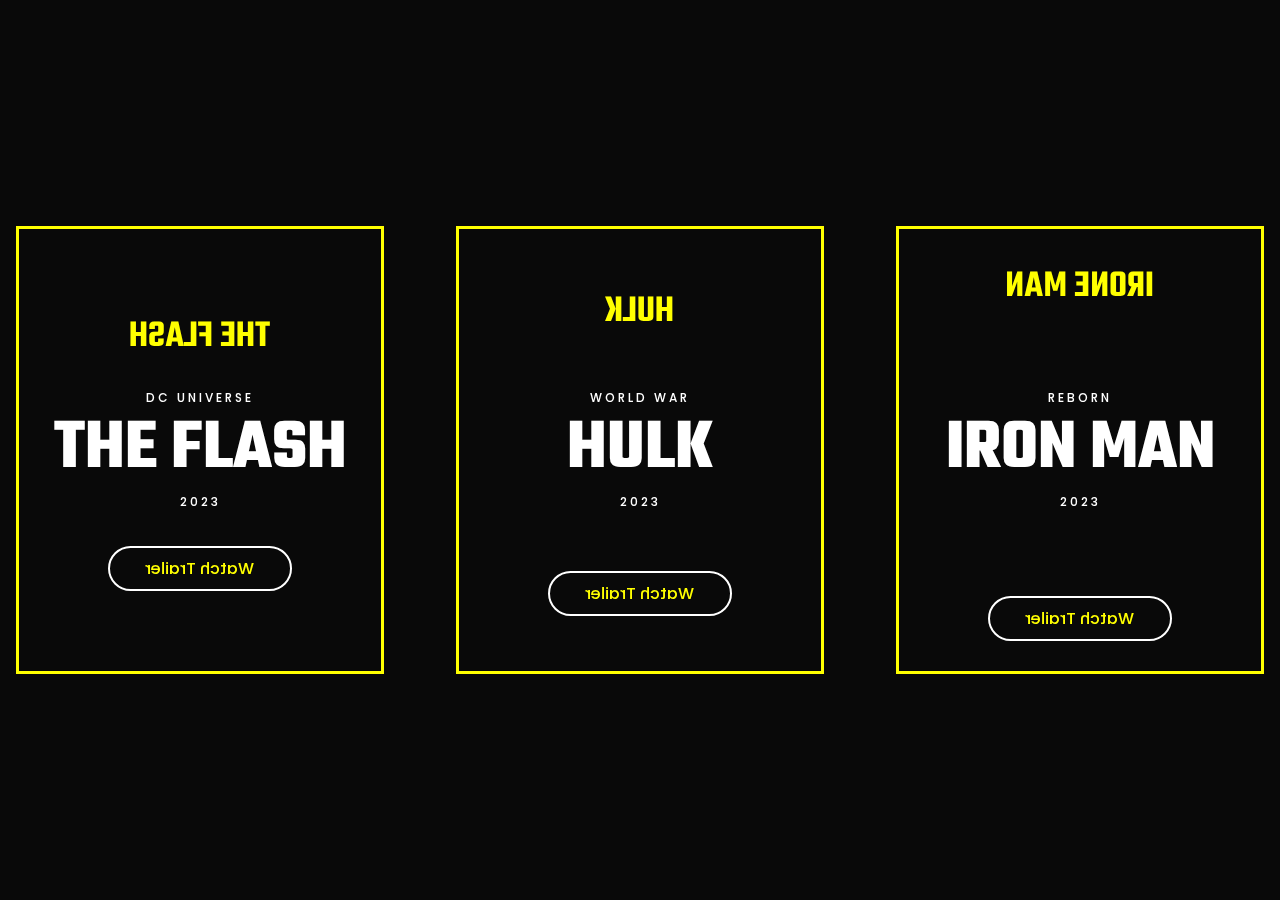
<file: 3DCard/Index.html>
<!DOCTYPE html>
<html lang="en">
<head>
    <meta charset="UTF-8">
    <meta name="viewport" content="width=device-width, initial-scale=1.0">
    <title>3D Card</title>
    <link href="https://fonts.googleapis.com/css2?family=Teko:wght@400;600;700&display=swap" rel="stylesheet">
    <link href="https://fonts.googleapis.com/css2?family=Poppins:wght@400;500;600&display=swap" rel="stylesheet">
    <link rel="stylesheet" href="styles/styles.css">
</head>
<body>
    <div class="card-container">
        <div class="card flash">
            <div class="card-content">
                <div class="card-front">
                    <p class="sub-title">Dc Universe</p>
                    <h1 class="title">The Flash</h1>
                    <p class="sub-title">2023</p>
                </div>
                <div class="card-back">
                    <h2 class="back-title">The Flash</h2>
                    <p class="movive-description"> The Flash travels through time to prevent the murder of his mother,
                        but unwittingly causes changes that result in the creation of a multiverse.</p>
                    <p class="genre">
                        <span>Genre:</span>
                       Action, Adventure, Sci-Fi
                    </p>
                    <p class="release-date"><span>Release Date:</span>
                        16 June, 2023
                    </p>
                    <a href="#" class="btn">Watch Trailer</a>
                </div>
            </div>
        </div>
        <div class="card hulk">
            <div class="card-content">
                <div class="card-front">
                    <p class="sub-title">World War</p>
                    <h1 class="title">Hulk</h1>
                    <p class="sub-title">2023</p>
                </div>
                <div class="card-back">
                    <h2 class="back-title">Hulk</h2>
                    <p class="movive-description"> Bruce Banner was kicked off Earth by the Illuminati to ensure everyone's protection.
                        Exiled on Sakaar, Bruce Banner transforms into the worst version of himself as a
                         gladiator and manages to arm himself to the teeth, unleashing all his power.</p>
                    <p class="genre">
                        <span>Genre:</span>
                       Action, Adventure, Sci-Fi
                    </p>
                    <p class="release-date"><span>Release Date:</span>
                        10 May, 2023
                    </p>
                    <a href="#" class="btn">Watch Trailer</a>
                </div>
            </div>
        </div>
        <div class="card iron-man">
            <div class="card-content">
                <div class="card-front">
                    <p class="sub-title">Reborn</p>
                    <h1 class="title">Iron Man</h1>
                    <p class="sub-title">2023</p>
                </div>
                <div class="card-back">
                    <h2 class="back-title">Irone Man</h2>
                    <p class="movive-description"> Tony Stark/Iron Man will face an enemy whose power knows no bounds.
                        When Stark realizes that his enemy has destroyed his universe, 
                        he embarks on a harrowing quest to find those responsible. Cornered, 
                        Stark will have to survive on his own, relying on his wits 
                        and instincts to protect the people he loves.</p>
                    <p class="genre">
                        <span>Genre:</span>
                       Action, Adventure, Sci-Fi
                    </p>
                    <p class="release-date"><span>Release Date:</span>
                        10 May, 2023
                    </p>
                    <a href="#" class="btn">Watch Trailer</a>
                </div>
            </div>
        </div>
    </div>
</body>
</html>
</file>
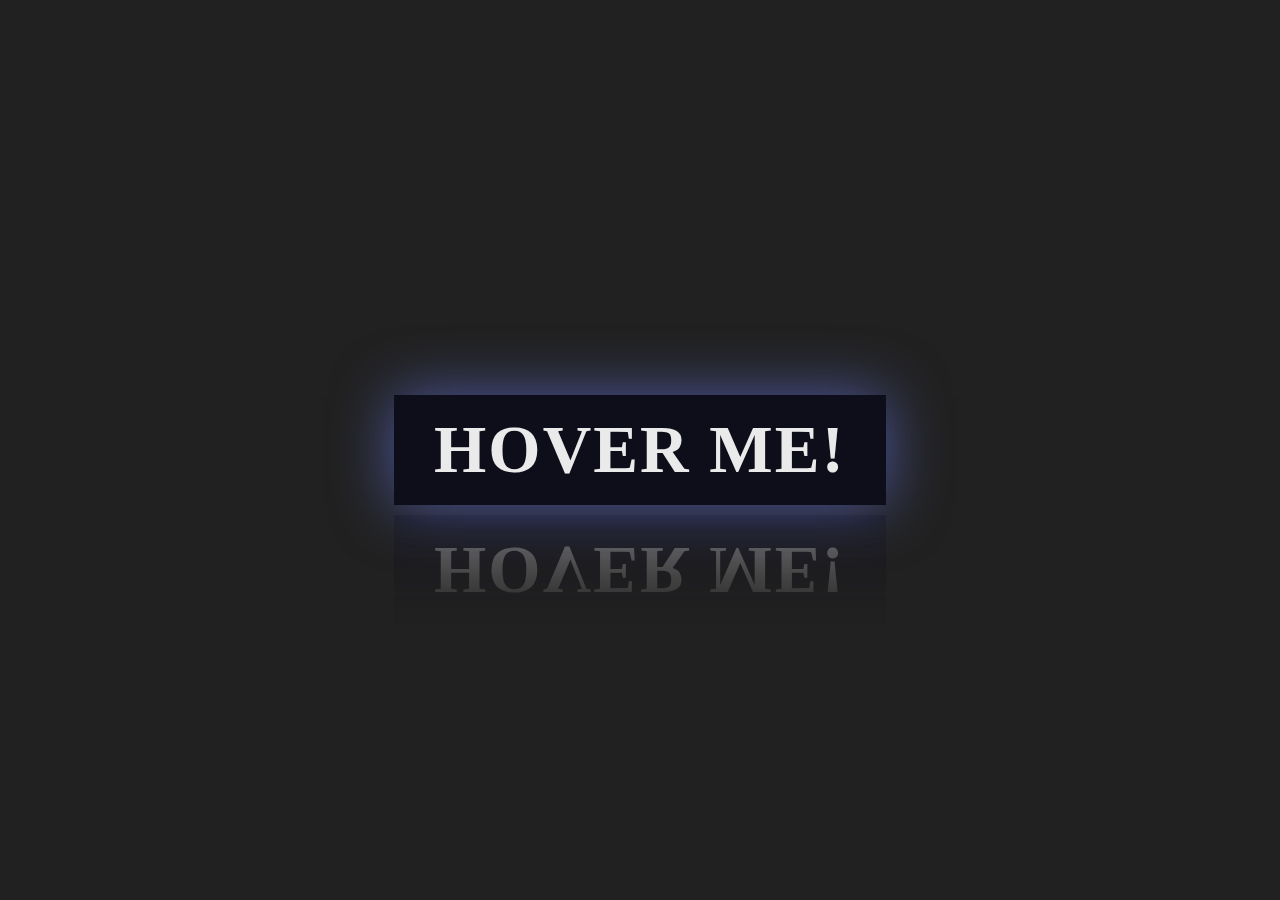
<file: Button/Index.html>
<!DOCTYPE html>
<html lang="en">
<head>
    <meta charset="UTF-8">
    <meta name="viewport" content="width=device-width, initial-scale=1.0">
    <link rel="stylesheet" href="Styles/style.css">
    <title>Button HoverMe</title>
</head>
<body>
    <buttom class="btn">Hover Me!</buttom>
</body>
</html>
</file>
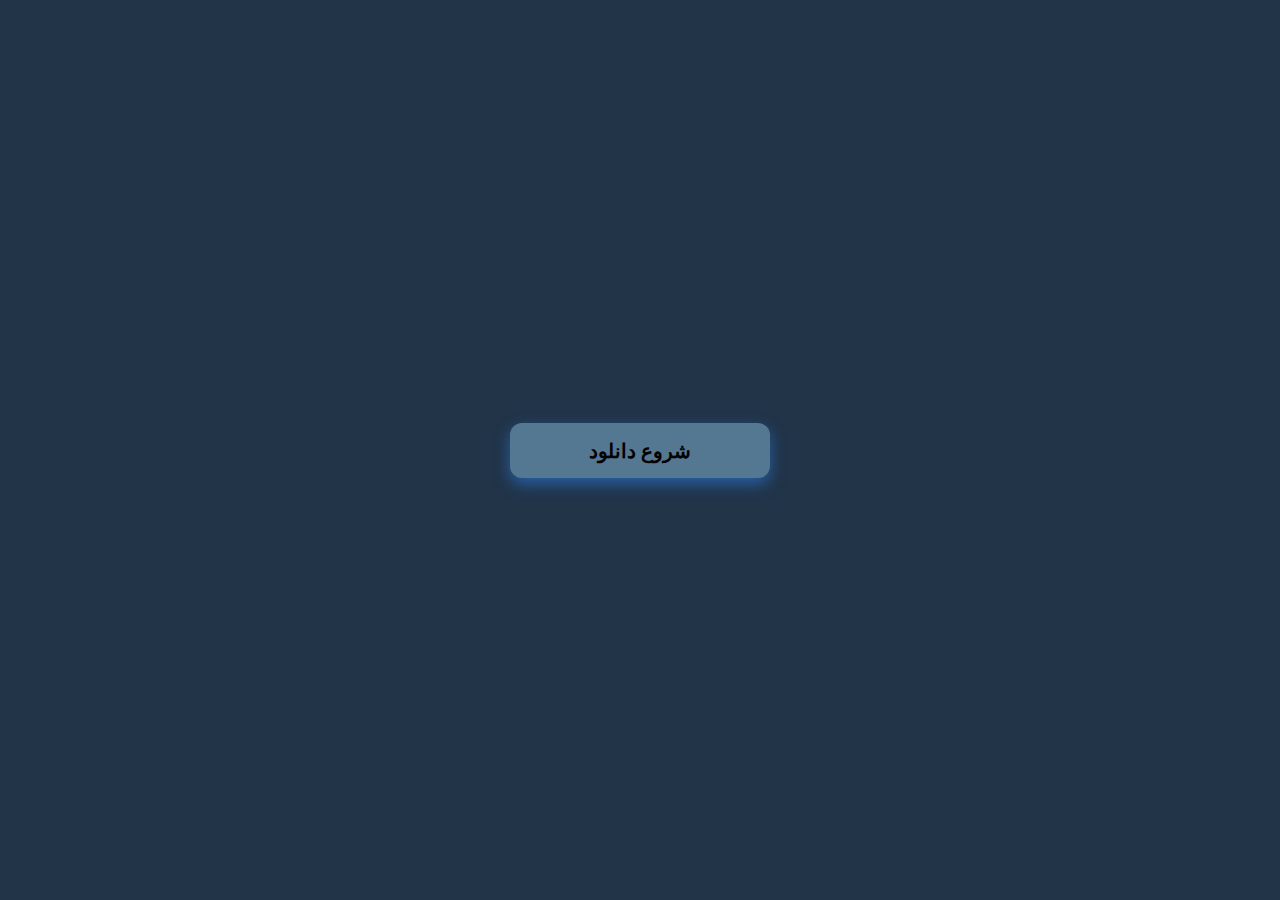
<file: ButtonDownload/Index.html>
<!DOCTYPE html>
<html lang="fa">
<head>
<meta charset="UTF-8" />
<meta name="viewport" content="width=device-width, initial-scale=1" />
<title>دکمه درصد دانلود داخل دکمه</title>
<link rel="stylesheet" href="styles.css">
</head>
<body>
<button id="progressBtn" aria-live="polite" aria-label="شروع دانلود">
  <div class="progress-fill"></div>
  <div class="text-content">شروع دانلود</div>
</button>
<script src="scripts.js"></script>
</body>
</html>
</file>
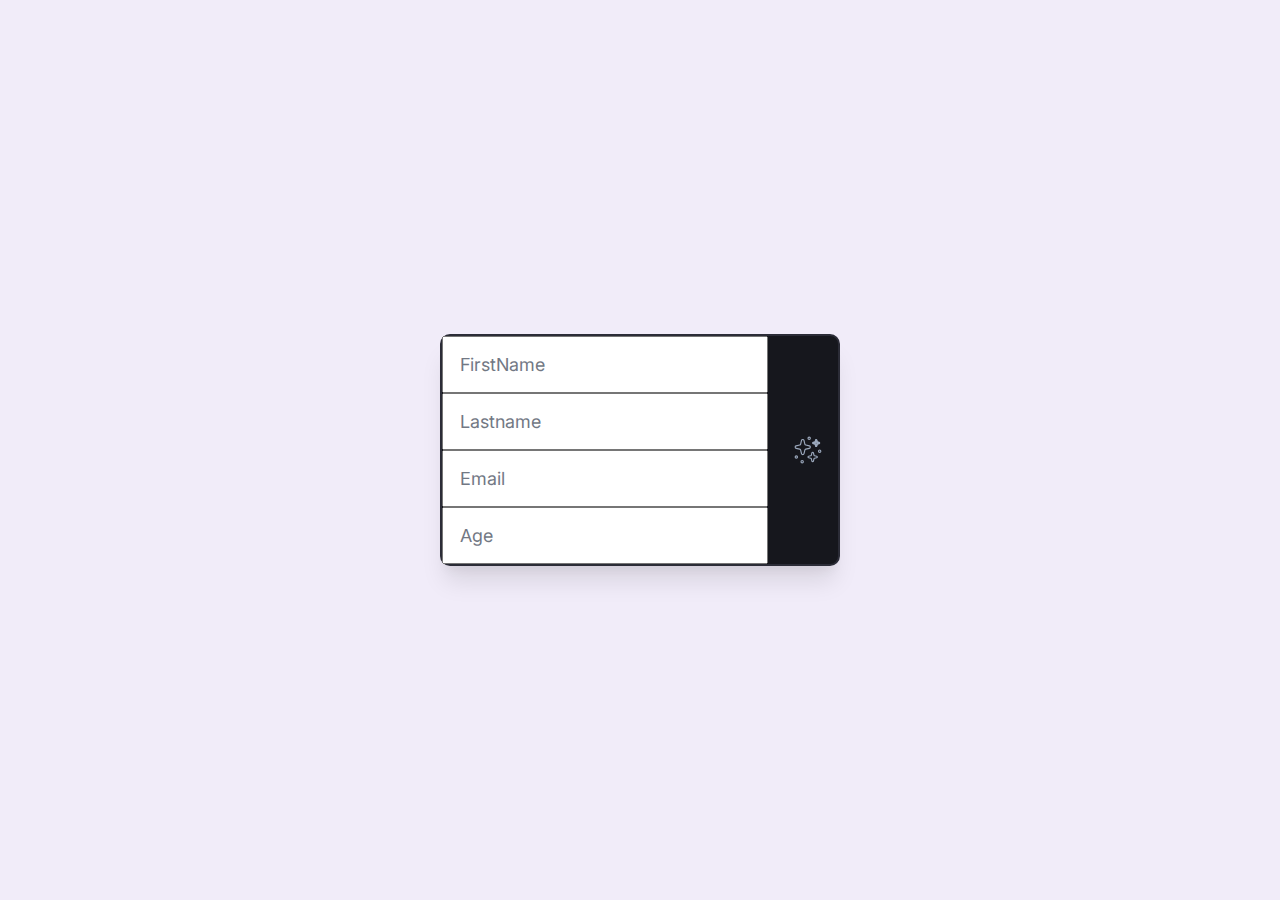
<file: InputHover/index.html>
<!DOCTYPE html>
<html lang="en">
  <head>
    <meta charset="UTF-8" />
    <meta name="viewport" content="width=device-width, initial-scale=1.0" />
    <title>Input Hover</title>
    <link rel="stylesheet" href="Styles/style.css" />
  </head>
  <body>
    <section class="body-input">
      <form>
        <div class="input-wrapper">
          <input placeholder="FirstName" type="text" class="input" />
          <input placeholder="Lastname" type="text" class="input" />
          <input placeholder="Email" type="email" class="input" />
          <input placeholder="Age" type="number" class="input" />
          <svg viewBox="0 0 24 24"fill="none"xmlns="http://www.w3.org/2000/svg">
            <path
              d="M6.43949 3.83408C6.70916 2.72197 8.29084 2.72197 8.56051 3.83408L9.30252 6.89413C9.3988 7.29118 9.70882 7.6012 10.1059 7.69748L13.1659 8.43949C14.278 8.70916 14.278 10.2908 13.1659 10.5605L10.1059 11.3025C9.70882 11.3988 9.3988 11.7088 9.30252 12.1059L8.56051 15.1659C8.29084 16.278 6.70916 16.278 6.43949 15.1659L5.69748 12.1059C5.6012 11.7088 5.29118 11.3988 4.89413 11.3025L1.83408 10.5605C0.721973 10.2908 0.721972 8.70916 1.83408 8.43949L4.89413 7.69748C5.29118 7.6012 5.6012 7.29118 5.69748 6.89413L6.43949 3.83408Z"
              fill="#B5FF00"
            />
            <path
              d="M15.3474 14.5133C15.5133 13.8289 16.4867 13.8289 16.6526 14.5133L17.1092 16.3964C17.1685 16.6407 17.3593 16.8315 17.6036 16.8908L19.4867 17.3474C20.1711 17.5133 20.1711 18.4867 19.4867 18.6526L17.6036 19.1092C17.3593 19.1685 17.1685 19.3593 17.1092 19.6036L16.6526 21.4867C16.4867 22.1711 15.5133 22.1711 15.3474 21.4867L14.8908 19.6036C14.8315 19.3593 14.6407 19.1685 14.3964 19.1092L12.5133 18.6526C11.8289 18.4867 11.8289 17.5133 12.5133 17.3474L14.3964 16.8908C14.6407 16.8315 14.8315 16.6407 14.8908 16.3964L15.3474 14.5133Z"
              fill="#B5FF00"
            />
            <path
              d="M18.5717 3.71184C18.6806 3.26272 19.3194 3.26272 19.4283 3.71184L19.7279 4.94763C19.7668 5.10798 19.892 5.23318 20.0524 5.27206L21.2882 5.57172C21.7373 5.68062 21.7373 6.31938 21.2882 6.42828L20.0524 6.72794C19.892 6.76682 19.7668 6.89202 19.7279 7.05237L19.4283 8.28816C19.3194 8.73728 18.6806 8.73728 18.5717 8.28816L18.2721 7.05237C18.2332 6.89202 18.108 6.76682 17.9476 6.72794L16.7118 6.42828C16.2627 6.31938 16.2627 5.68062 16.7118 5.57172L17.9476 5.27206C18.108 5.23318 18.2332 5.10798 18.2721 4.94763L18.5717 3.71184Z"
              fill="#B5FF00"
            />
            <path
              fill-rule="evenodd"
              clip-rule="evenodd"
              d="M19 3.93109L18.7554 4.93972C18.6577 5.34288 18.3429 5.65766 17.9397 5.75542L16.9311 6L17.9397 6.24458C18.3429 6.34234 18.6577 6.65712 18.7554 7.06029L19 8.06891L19.2446 7.06029C19.3423 6.65712 19.6571 6.34234 20.0603 6.24458L21.0689 6L20.0603 5.75542C19.6571 5.65766 19.3423 5.34288 19.2446 4.93972L19 3.93109ZM19.4895 3.38496C19.365 2.87168 18.635 2.87168 18.5105 3.38496L18.1681 4.79729C18.1236 4.98055 17.9805 5.12363 17.7973 5.16807L16.385 5.51054C15.8717 5.635 15.8717 6.365 16.385 6.48947L17.7973 6.83193C17.9805 6.87637 18.1236 7.01945 18.1681 7.20271L18.5105 8.61504C18.635 9.12832 19.365 9.12832 19.4895 8.61504L19.8319 7.20271C19.8764 7.01945 20.0195 6.87637 20.2027 6.83193L21.615 6.48947C22.1283 6.365 22.1283 5.635 21.615 5.51054L20.2027 5.16807C20.0195 5.12363 19.8764 4.98055 19.8319 4.79729L19.4895 3.38496Z"
              fill="#B5FF00"
            />
            <path
              d="M7 23C6.44772 23 6 22.5523 6 22C6 21.4477 6.44772 21 7 21C7.55228 21 8 21.4477 8 22C8 22.5523 7.55228 23 7 23Z"
              fill="#B5FF00"
            />
            <path
              d="M2 19C1.44772 19 1 18.5523 1 18C1 17.4477 1.44772 17 2 17C2.55228 17 3 17.4477 3 18C3 18.5523 2.55228 19 2 19Z"
              fill="#B5FF00"
            />
            <path
              d="M13 3C12.4477 3 12 2.55228 12 2C12 1.44772 12.4477 1 13 1C13.5523 1 14 1.44772 14 2C14 2.55228 13.5523 3 13 3Z"
              fill="#B5FF00"
            />
            <path
              d="M22 14C21.4477 14 21 13.5523 21 13C21 12.4477 21.4477 12 22 12C22.5523 12 23 12.4477 23 13C23 13.5523 22.5523 14 22 14Z"
              fill="#B5FF00"
            />
          </svg>
        </div>
      </form>
    </section>
  </body>
</html>
</file>
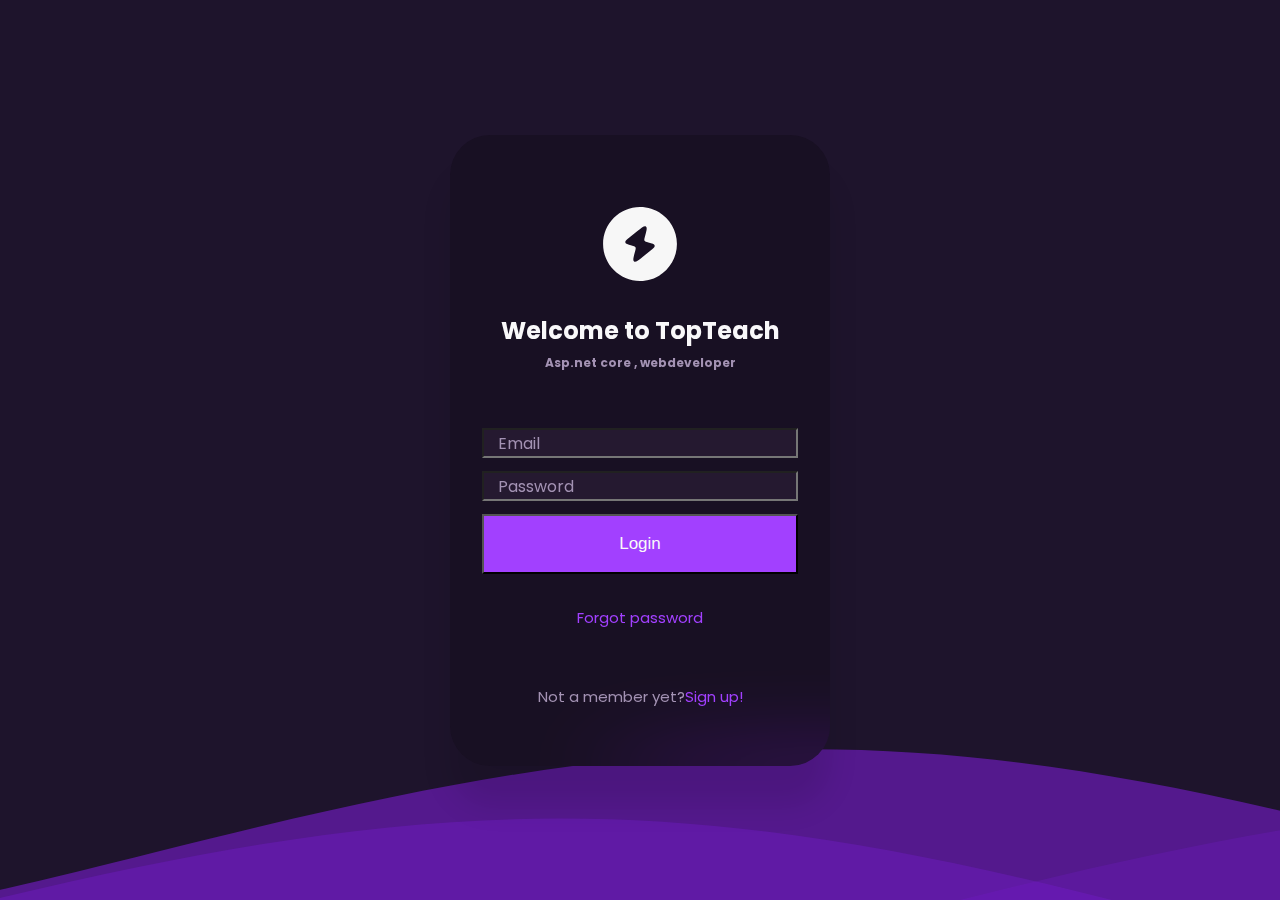
<file: LoginAnimation/index.html>
<!DOCTYPE html>
<html lang="en">
  <head>
    <meta charset="UTF-8" />
    <meta http-equiv="X-UA-Compatible" content="IE=edge" />
    <meta name="viewport" content="width=device-width, initial-scale=1.0" />
    <title>Login Animation</title>
    <link
      rel="stylesheet"
      href="https://cdnjs.cloudflare.com/ajax/libs/font-awesome/6.5.1/css/all.min.css"
      integrity="sha512-DTOQO9RWCH3ppGqcWaEA1BIZOC6xxalwEsw9c2QQeAIftl+Vegovlnee1c9QX4TctnWMn13TZye+giMm8e2LwA=="
      crossorigin="anonymous"
      referrerpolicy="no-referrer"
    />
    <link rel="preconnect" href="https://fonts.googleapis.com" />
    <link rel="preconnect" href="https://fonts.gstatic.com" crossorigin />
    <link
      href="https://fonts.googleapis.com/css2?family=Poppins:wght@400;500;600&display=swap"
      rel="stylesheet"
    />
    <link
      rel="stylesheet"
      href="https://fonts.googleapis.com/css2?family=Material+Symbols+Outlined:opsz,wght,FILL,GRAD@24,400,0,0"
    />
    <link rel="stylesheet" href="styles.css" />
  </head>
  <body>
    <div class="background">
      <svg
        version="1.1"
        xmlns="http://www.w3.org/2000/svg"
        xmlns:xlink="http://www.w3.org/1999/xlink"
        x="0px"
        y="0px"
        width="100%"
        height="100%"
        viewBox="0 0 1600 900"
      >
        <defs>
          <path
            id="wave"
            fill="rgba(120, 28, 207, 0.6)"
            d="M-363.852,502.589c0,0,236.988-41.997,505.475,0
s371.981,38.998,575.971,0s293.985-39.278,505.474,5.859s493.475,48.368,716.963-4.995v560.106H-363.852V502.589z"
          />
        </defs>
        <g>
          <use xlink:href="#wave" opacity=".4">
            <animateTransform
              attributeName="transform"
              attributeType="XML"
              type="translate"
              dur="8s"
              calcMode="spline"
              values="270 230; -334 180; 270 230"
              keyTimes="0; .5; 1"
              keySplines="0.42, 0, 0.58, 1.0;0.42, 0, 0.58, 1.0"
              repeatCount="indefinite"
            />
          </use>
          <use xlink:href="#wave" opacity=".6">
            <animateTransform
              attributeName="transform"
              attributeType="XML"
              type="translate"
              dur="6s"
              calcMode="spline"
              values="-270 230;243 220;-270 230"
              keyTimes="0; .6; 1"
              keySplines="0.42, 0, 0.58, 1.0;0.42, 0, 0.58, 1.0"
              repeatCount="indefinite"
            />
          </use>
          <use xlink:href="#wave" opacty=".9">
            <animateTransform
              attributeName="transform"
              attributeType="XML"
              type="translate"
              dur="4s"
              calcMode="spline"
              values="0 230;-140 200;0 230"
              keyTimes="0; .4; 1"
              keySplines="0.42, 0, 0.58, 1.0;0.42, 0, 0.58, 1.0"
              repeatCount="indefinite"
            />
          </use>
        </g>
      </svg>
    </div>
    <div class="login">
      <img src="images/logo.svg" alt="Logo.svg" />
      <h2>Welcome to TopTeach</h2>
      <h3>Asp.net core , webdeveloper</h3>
      <form class="form">
        <div class="textbox">
          <input type="text" required />
          <label>Email</label>
        </div>
        <div class="textbox">
          <input type="password" required />
          <label>Password</label>
        </div>
        <button type="submit">
          <p>Login</p>
          <span class="material-symbols-outlined">arrow_forward</span>
        </button>
      </form>
      <a>Forgot password</a>
      <p class="footer">Not a member yet?<a>Sign up!</a></p>
    </div>
  </body>
</html>
</file>
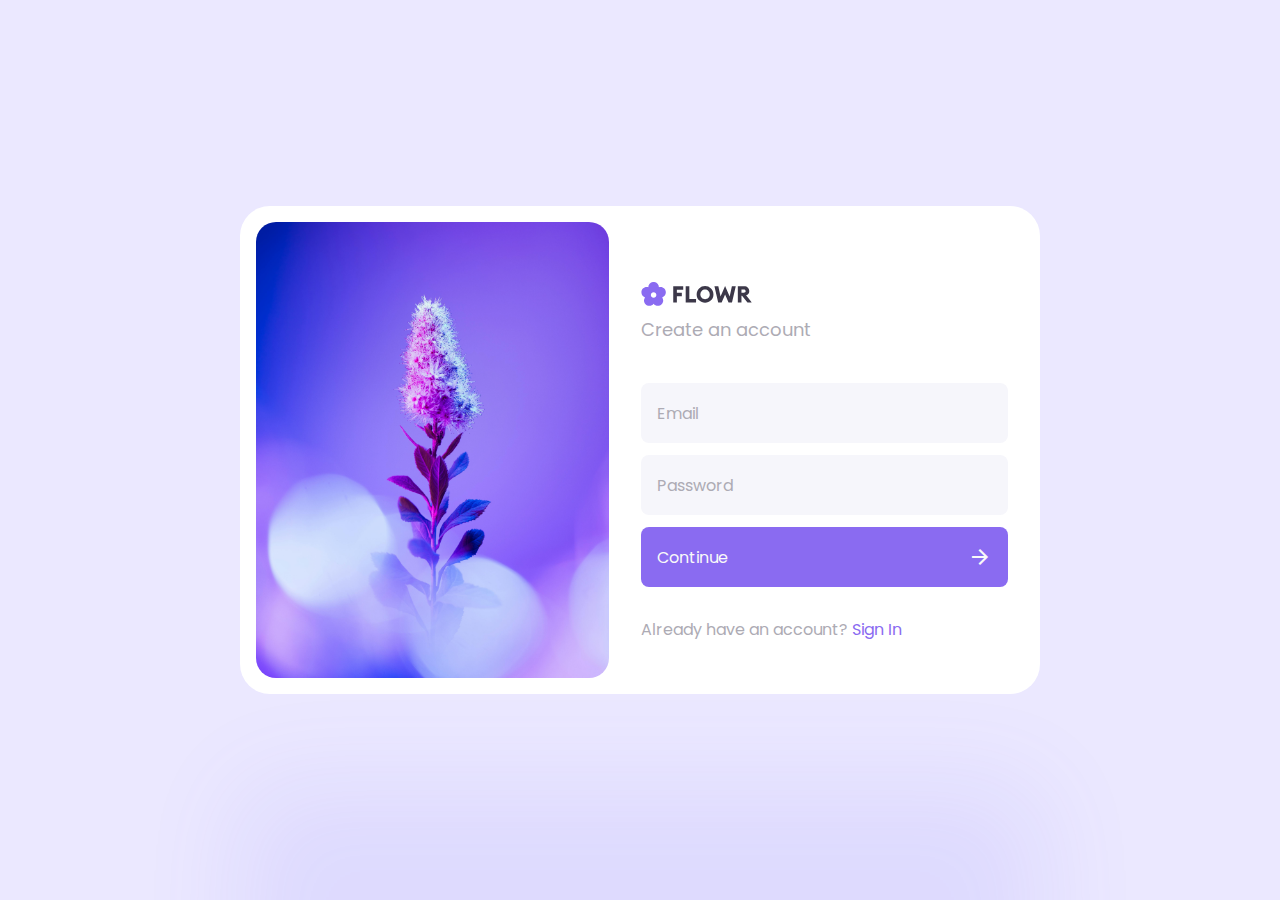
<file: LoginForm/Index.html>
<!DOCTYPE html>
<html lang="en">
  <head>
    <title>Signups</title>
    <link rel="preconnect" href="https://fonts.googleapis.com" />
    <link rel="preconnect" href="https://fonts.gstatic.com" crossorigin />
    <link
      href="https://fonts.googleapis.com/css2?family=Poppins:ital,wght@0,100;0,200;0,300;0,400;0,500;0,600;0,700;0,800;0,900;1,100;1,200;1,300;1,400;1,500;1,600;1,700;1,800;1,900&display=swap"
      rel="stylesheet"
    />
    <link
      rel="stylesheet"
      href="https://fonts.googleapis.com/css2?family=Material+Symbols+Outlined:opsz,wght,FILL,GRAD@24,400,0,0"
    />
    <link rel="stylesheet" href="Styles/Style.css" />
  </head>
  <body>
<div class="card">
  <div class="image">
    <img src="Images/image.png" alt="Image">
  </div>
  <div class="content">
    <img src="Images/logo.svg" alt="logo">
    <h2>Create an account</h2>
    <form class="form">
      <div class="textbox">
        <input type="text" required>
        <label>Email</label>
      </div>
      <div class="textbox">
        <input type="password" required>
        <label>Password</label>
      </div>
      <button type="submit">
        <p>Continue</p>
        <span class="material-symbols-outlined">arrow_forward</span>
      </button>
    </form>
    <p>
      Already have an account?
      <a>Sign In</a>
    </p>
  </div>
</div>
  </body>
</html>
</file>
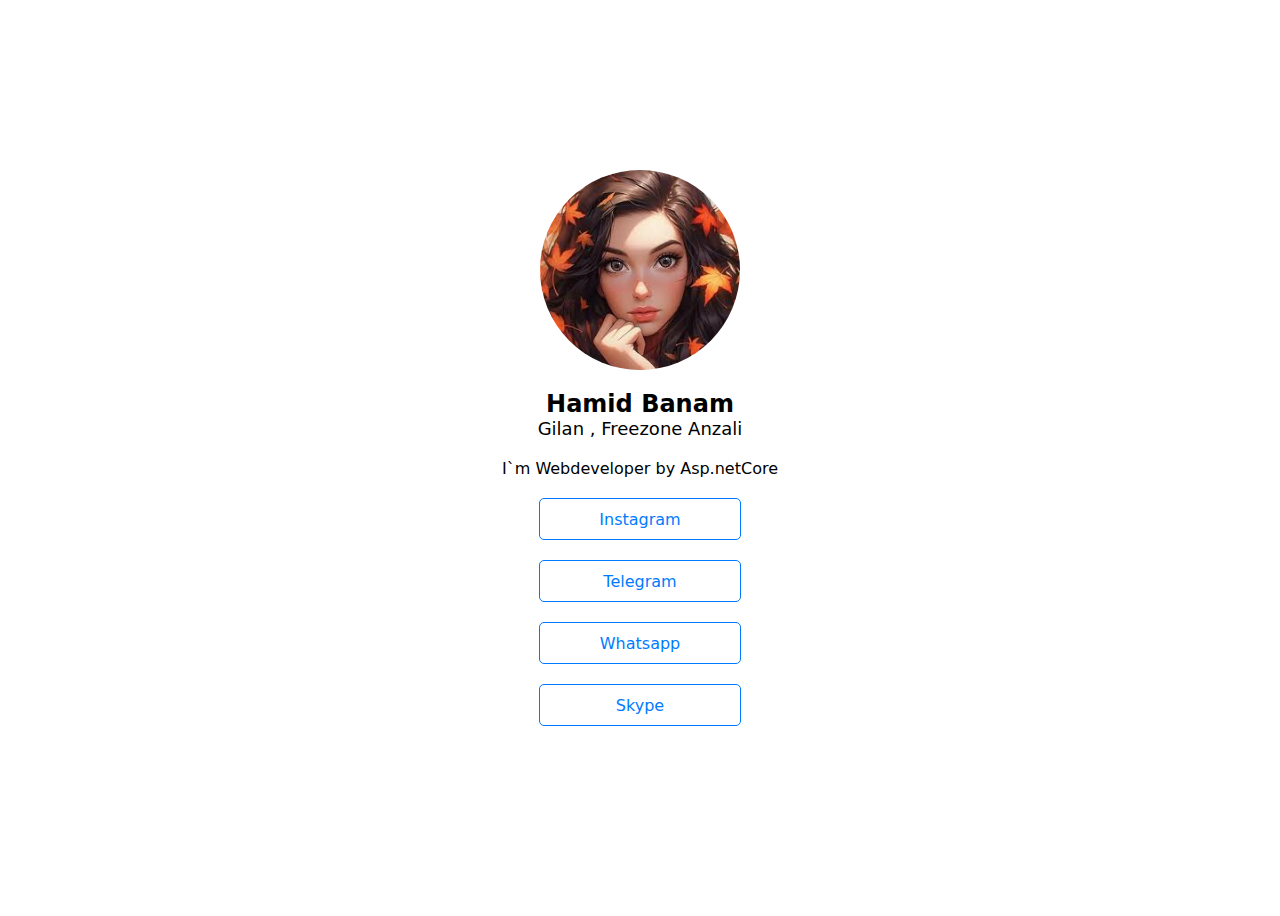
<file: Person/Index.html>
<!DOCTYPE html>
<html lang="en">
<head>
    <meta charset="UTF-8">
    <meta name="viewport" content="width=device-width, initial-scale=1.0">
    <link rel="stylesheet" href="Styles/Styles.css">
    <title>My Person</title>
</head>
<body>
    <img src="Images/Person.jpeg" alt="" class="profile-img">
    <div class="column">
        <span class="header">Hamid Banam</span>
        <span class="sub-header">Gilan , Freezone Anzali</span>
        <span class="description">I`m Webdeveloper by Asp.netCore</span>
    </div>
    <div class="column">
        <a href="" class="link">Instagram</a>
        <a href="" class="link">Telegram</a>
        <a href="" class="link">Whatsapp</a>
        <a href="" class="link">Skype</a>
    </div>
</body>
</html>
</file>
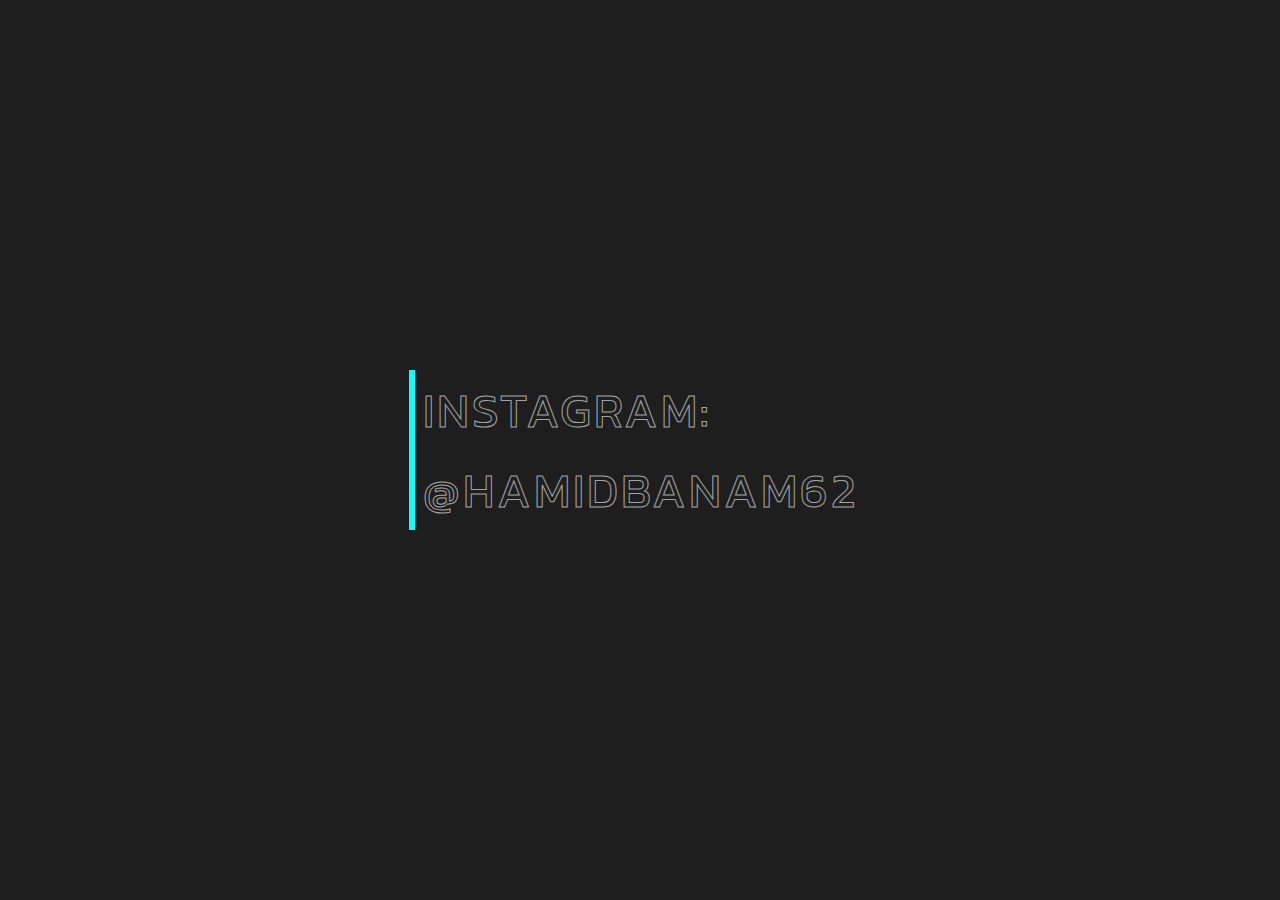
<file: Text/Index.html>
<!DOCTYPE html>
<html lang="en">
<head>
    <meta charset="UTF-8">
    <meta name="viewport" content="width=device-width, initial-scale=1.0">
    <link rel="stylesheet" href="styles/styles.css">
    <title>Typography Animation</title>
</head>
<body>
    <div>
        <span class="text">&nbsp;Instagram:&nbsp;<br>&nbsp;@hamidbanam62&nbsp;</span>
        <span class="hover-text">&nbsp;Instagram&nbsp;<br>&nbsp;@hamidbanam62&nbsp;</span>
    </div>
</body>
</html>
</file>
<file: 3DCard/styles/styles.css>
@media(max-width:1000px){
    .card-container{
        flex-direction: column;
    }
}
*,
*::before,
*::after{
    margin: 0;
    padding: 0;
    box-sizing: border-box;
}
body{
    font-family: "Poppins",sans-serif;
    background-color: #090909;
    height: 100vh;
    align-items: center;
    display: grid;
    justify-self: center;
}
.card-container{
    display: flex;
    gap: 40px;
}
.card{
    width: 400px;
}
.card-content{
    position: relative;
    padding: 15rem 5rem;
    transform-style:preserve-3d;
    transition: transform 3s;
}
.card:hover .card-content{
    transform: rotateY(180deg);
}
.card-front,
.card-back{
    position: absolute;
    top: 0;
    right: 0;
    bottom: 0;
    left: 0;
    padding: 2rem;
    display: flex;
    flex-direction: column;
    justify-content: center;
    backface-visibility: hidden;
    transform-style: preserve-3d;
}
.card-front,
.card-back{
    background-size: cover;
    background-repeat: no-repeat;
    background-blend-mode: overlay;
    color: white;
}
.card-front{
    background-image: url(https://i.pinimg.com/564x/15/dc/30/15dc30af29194fa3b91e9de015eb646b.jpg);
    background-color: rgb(255, 163, 42 0.2);
    align-items: center;
}
.card-front::before{
    content: "";
    position: absolute;
    inset: 1rem;
    border: 3px solid yellow;
    transform: translateZ(2rem);
}
.title{
    font-family: "Teko",sans-serif;
    font-size: 4.5rem;
    text-transform: uppercase;
    line-height: 120%;
    transform: translateZ(4.4rem);
}
.sub-title{
    font-size: 0.75rem;
    font-weight: 500;
    text-transform: uppercase;
    letter-spacing: 3px;
    transform: translateZ(3rem);
}
.card-back{
    background-image: url(https://i.pinimg.com/564x/15/dc/30/15dc30af29194fa3b91e9de015eb646b.jpg);
    transform: rotateY(180deg);
    gap: 0.5rem;
}
.back-title{
    font-family: "Teko",sans-serif;
    font-size: 2.4rem;
    font-weight: 600;
    color: yellow;
    text-transform: uppercase;
    align-self: center;
    transform: translateZ(2rem);
}
.card-back span{
    font-weight: 600;
    color: yellow;
}
.btn{
    text-decoration: none;
    font-weight: 500;
    padding: 0.5rem 2.2rem;
    color: yellow;
    border: 2px solid white;
    border-radius: 100px;
    text-align: center;
    align-self: center;
    transform: translateZ(2rem);
    transition: 0.3s ease;
}
.btn:hover{
    background-color: rgb(185, 164 , 0);
    color: white;
    border: 2px solid rgb(185, 164, 0);
}
.hulk .card-front{
    background-image: url(https://i.pinimg.com/564x/4d/1a/5b/4d1a5b8d918469a9676a209ed80927f4.jpg);
}
.hulk .card-back{
    background-image: url(https://i.pinimg.com/564x/c8/d3/ff/c8d3ffafee4c133227fe228c97285531.jpg);
}
.Irone-man .card-.card-front{
    background-image: url(https://i.pinimg.com/564x/27/88/db/2788dbfa22cf005a8018acdead320dd0.jpg);
}
.Irone-man .card-back{
    background-image: url(https://i.pinimg.com/564x/27/88/db/2788dbfa22cf005a8018acdead320dd0.jpg);
}
</file>
<file: Button/Styles/style.css>
*,*::before,*::after{
    margin: 0;
    padding: 0;
    box-sizing: border-box;
}
body{
    height: 100vh;
    background-color: #212121;
    display: flex;
    justify-content: center;
    align-items: center;
}
button{
    all:unset;
}
.btn{
    font-family: "Clash Grotesk";
    font-size: 4.2rem;
    letter-spacing: 2px;
    padding: 1rem 2.5rem;
    cursor: pointer;
    text-transform: uppercase;
    background-color: rgb(14, 14, 26);
    color: rgb(234, 234, 234);
    font-weight: 600;
    transition: 0.6s;
    box-shadow: 0px 0px 60px hsl(232 85% 69% / 0.6);
    -webkit-box-reflect: below 10px 
    linear-gradient(to bottom ,
    rgb(0,0,0,0), rgb(0,0,0,0.4));
}
.btn:active{
    scale: 0.92;
}
.btn:hover{
    color: rgb(4, 4, 38);
    background: linear-gradient(to right,#9cecfb,#65c7f7,#0052d4);
}
</file>
<file: ButtonDownload/styles.css>
body {
    background: #213448;
    font-family: 'Segoe UI', Tahoma, Geneva, Verdana, sans-serif;
    direction: rtl;
    height: 100vh;
    margin: 0;
    display: flex;
    justify-content: center;
    align-items: center;
  }
  button#progressBtn {
    position: relative;
    overflow: hidden;
    background: #547792;
    border: none;
    border-radius: 12px;
    color: rgb(2, 2, 2);
    font-weight: 600;
    font-size: 20px;
    cursor: pointer;
    padding: 16px 48px;
    width: 260px;
    height: 55px;
    box-shadow: 0 6px 15px rgba(45,137,255,0.5);
    transition: background-color 0.25s ease;
    user-select: none;
  }
  button#progressBtn:disabled {
    cursor: default;
    background-color: #94B4C1;
    box-shadow: none;
  }
  button#progressBtn .progress-fill {
    position: absolute;
    top: 0;
    left: 0;
    bottom: 0;
    width: 0%;
    background: linear-gradient(90deg, #ECEFCA 0%, #ecf1b2 100%);
    border-radius: 12px;
    z-index: 0;
    transition: width 0.3s ease;
  }
  button#progressBtn .text-content {
    position: relative;
    z-index: 1;
    display: flex;
    justify-content: center;
    align-items: center;
  }
  button#progressBtn .done-icon {
    display: inline-block;
    margin-left: 10px;
    width: 26px;
    height: 26px;
    fill: #48A6A7;
  }
</file>
<file: InputHover/Styles/style.css>
@import url("https://fonts.googleapis.com/css2?family=Inter:wght@400;500&display=swap");
*,
*::before,
*::after {
  margin: 0;
  padding: 0;
  box-sizing: border-box;
}
.body-input {
  font-family: Inter, sans-serif;
  height: 100vh;
  background-color: hsl(266, 50%, 95%);
  color: #fbfcfd;
  display: flex;
  justify-content: center;
  align-items: center;
}
iput {
  all: inherit;
  margin: 5px;
}
.input-wrapper {
  width: 100%;
  max-width: 400px;
  display: flex;
  flex-wrap: wrap;
  align-items: center;
  background-color: hsl(231, 14%, 10%);
  border: 2px solid #2b2c37;
  border-radius: 10px;
  box-shadow: hsla(0, 0%, 0%, 0.1) 0px 20px 25px -5px,
    #0000000a 0px 10px 10px -5px;
  transition: all 0.35s ease-out;
  position: relative;
}
.input {
  width: calc(100% - 70px);
  font: inherit;
  font-size: 18px;
  padding: 1rem;
}
.input::placeholder {
  color: #727884;
}
.input-wrapper:has(input:focus) {
  border: 2px solid #bb560e;
  box-shadow: 0 0 120px hsla(22, 96%, 46%, 0.5);
}
.input-wrapper > svg {
  position: absolute;
  right: 1rem;
  width: 28px;
  flex-shrink: 0;
  transition: 0.25s;
}
svg > path {
  fill: none;
  stroke: #9ba8bc;
}
.input:focus + svg > path {
  stroke: none;
  fill: hsl(328, 73%, 72%);
}
.input:focus + svg {
  scale: 1.2;
}
</file>
<file: LoginAnimation/styles.css>
body {
  display: grid;
  place-items: center;
  margin: 0;
  height: 100vh;
  background: #1e142c;
  font-family: "Euclid Circilar A", "Poppins";
  color: #f9f8fa;
  overflow: hidden;
}
* {
  box-sizing: border-box;
}
:root {
  --color-primary: #a240ff;
  --color-muted: #a392b3;
}
.background {
  position: fixed;
  z-index: -1;
  top: 50%;
  left: 50%;
  right: 0;
  bottom: -70vh;
  translate: -50% 0;
  width: 150vw;
}
svg {
  position: absolute;
  top: 0;
  left: 0;
  width: 100%;
  height: 100%;
  transform: scaleY(3) scaleX(2.25);
  transform-origin: bottom;
  box-sizing: border-box;
  display: block;
  pointer-events: none;
}
.login {
  position: relative;
  z-index: 2;
  background: rgb(6 5 7 /25%);
  backdrop-filter: blur(38px);
  box-shadow: 0 40px 30px rgb(0 0 0 / 10%);
  border-radius: 40px;
  padding: 72px 32px 58px;
  width: 380px;
  display: flex;
  flex-direction: column;
  align-items: center;
  justify-content: center;
  text-align: center;
}
.login img {
  width: 74px;
  margin: 0 0 32px;
}
.login:is(h2, h3) {
  font-weight: 500;
}
.login h2 {
  font-size: 24px;
  margin: 0 0 6px;
}
.login h3 {
  color: var(--color-muted);
  font-size: 12px;
  margin: 0 0 56px;
}
.login form {
  display: grid;
  gap: 12px;
  width: 100%;
  margin: 0 0 32px;
}
.login:is(input, button) {
  height: 56px;
  font-family: inherit;
  font-size: 16px;
  padding: 0 16px;
  border: 0;
  border-radius: 8px;
}
.login .textbox {
  position: relative;
}
label,
input {
  transition: 0.3s;
}
.textbox label {
  position: absolute;
  top: 50%;
  left: 16px;
  translate: 0 -50%;
  transform-origin: 0 50%;
  pointer-events: none;
  color: var(--color-muted);
}
.textbox input {
  width: 100%;
  padding-top: 10px;
  background: #251930;
  outline: none;
  color: inherit;
  box-shadow: 0 0 0 2px transparent;
}
.textbox input:focus {
  box-shadow: 0 0 0 2px var(--color-primary);
}
.textbox input:is(:focus, :not(:invalid)) ~ label {
  scale: 0.725;
  translate: 0 -112%;
}
.login button {
  position: relative;
  color: #f9f9f9;
  font-size: 17px;
  background: var(--color-primary);
  cursor: pointer;
}
.login:is(button span, button p) {
  transition: 0.3s;
}
.login button span{
  position: absolute;
  top: 52%;
  left: 50%;
  translate: 10px -50%;
  opacity: 0;
  font-size: 22px;
}
.login button:hover p{
  translate: -10px 0;
}
.login button:hover span{
  opacity: 1;
  translate: 20px -50%;
}
.login a{
  font-size: 15px;
  color: var(--color-primary);
}
.login>p{
  margin: 56px 0 0;
  font-size: 15px;
  color: var(--color-muted);
}
</file>
<file: LoginForm/Styles/Style.css>
:root {
  --color-text: #3c3849;
  --color-muted: #adabb4;
  --color-primary: #8a6bf1;
}

* {
  box-sizing: border-box;
}

body {
  background: #ebe8ff;
  color: var(--color-text);
  margin: 0;
  display: grid;
  place-items: center;
  height: 100vh;
  font-family: "Euclid Circular A", "Poppins";
  overflow: hidden;
}

.card {
  background: #ffffff;
  border-radius: 30px;
  width: 65%;
  max-width: 800px;
  padding: 16px;
  display: flex;
  flex-direction: column;
  box-shadow: 0 580px 100px rgb(104 101 248 / 10%);
}

.image {
  position: relative;
  border-radius: 20px;
  overflow: hidden;
  width: 100%;
  height: 280px;
}

.image > img {
  position: absolute;
  width: 100%;
  height: 180%;
  aspect-ratio: 2 / 1;
  object-fit: cover;
}

.content {
  flex: 1 1 50%;
  padding: 0 20px 20px;
  display: flex;
  flex-direction: column;
  justify-content: center;
  align-items: center;
  text-align: left;
}

.content > img {
  height: 24px;
  margin-top: 50px;
  margin-bottom: 10px;
}

h2 {
  font-weight: 400;
  font-size: 18px;
  margin: 0 0 40px;
  color: var(--color-muted);
}

form {
  display: grid;
  gap: 12px;
  width: 100%;
}

label {
  color: var(--color-muted);
}

input,
button {
  font-size: 16px;
  font-family: inherit;
  padding: 0 16px;
  width: 100%;
  height: 60px;
  border: 0;
  border-radius: 8px;
}

.textbox {
  position: relative;
}

label,
input {
  transition: 0.3s;
}

.textbox label {
  position: absolute;
  top: 50%;
  left: 16px;
  translate: 0 -50%;
  transform-origin: 0 50%;
  pointer-events: none;
  color: var(--color-muted);
}

.textbox input {
  padding-top: 10px;
  background: #f6f6fb;
  outline: none;
  color: inherit;
  box-shadow: 0 0 0 2px transparent;
}

.textbox input:focus {
  box-shadow: 0 0 0 2px var(--color-primary);
}

.textbox input:is(:focus, :not(:invalid)) ~ label {
  scale: 0.725;
  translate: 0 -112%;
}

button {
  display: flex;
  align-items: center;
  justify-content: space-between;
  background: var(--color-primary);
  color: #f9f9f9;
}

.content > p {
  margin-top: 30px;
  color: var(--color-muted);
}

.content > p > a {
  color: var(--color-primary);
}

@media (width >= 780px) {
  .card {
    width: 85%;
    padding-right: 0;
    flex-direction: row;
    align-items: center;
  }

  .image {
    width: 45%;
    height: auto;
    align-self: stretch;
  }

  .image > img {
    height: 100%;
  }

  .content {
    align-items: flex-start;
    padding: 0 32px 20px;
  }

  .content > img {
    margin-top: 60px;
  }
}
</file>
<file: Person/Styles/Styles.css>
body{
    font-family: system-ui, -apple-system, BlinkMacSystemFont, 
    'Segoe UI', Roboto, Oxygen, Ubuntu, Cantarell, 'Open Sans', 
    'Helvetica Neue', sans-serif;
    display: flex;
    justify-content: center;
    align-items: center;
    flex-direction: column;
    height: 100vh;
    background: #fff;
}

.column{
display: flex;
justify-content: center;
align-items: center;
flex-direction: column;
}
.profile-img{
width: 200px;
height: 200px;
border-radius: 50%;
margin-bottom: 20px;
object-fit: cover;
}
.header{
    font-size: 24px;
    font-weight: 600;
}
.sub-header{
    font-size: 18px;
    font-weight: 400;
    margin-bottom: 20px;
}
.description{
    font-size: 16px;
    font-weight: 300;
    margin-bottom: 20px;
}
.link{
    display: flex;
    justify-content: center;
    align-items: center;
    width: 200px;
    height: 40px;
    border: 1px solid #007bff;
    border-radius: 5px;
    font-weight: 450;
    margin-bottom: 20px;
    color: #007bff;
    text-decoration: none;
    transition: all 0.3s ease;
}
.link:hover{
    background: #007bff;
    color: #fff;
}
</file>
<file: Text/styles/styles.css>
@import url("https://fonts.googleapis.com/css2?family=Kanit:wght@500&display=swap");

*{
    margin: 0;
    padding: 0;
    box-sizing: border-box;
}

body{
    height: 100vh;
    background-color: #1e1e1e;
    display: grid;
    place-items: center;
    font-family: "Kanit",sans-serif;
}
div{
    position: relative;
    font-size: 3rem;
    text-transform: uppercase;
    letter-spacing: 3px;
    line-height: 80px;
    cursor: pointer;
}
:root{
    --clr:#1af7ff;
}
.text{
    color: transparent;
    -webkit-text-stroke:1px rgb(255, 255, 255,0.6);
    transition: 0.1s ease;
    transition-delay: 0.25s;
}
.hover-text{
    position: absolute;
    inset: 0;
    width: 0%;
    color: var(--clr);
    overflow: hidden;
    border-right: 6px solid var(--clr);
    transition: 0.5s ease-in-out;
}
div:hover .hover-text{
    width: 100%;
    filter: drop-shadow(0 0 40px var(--clr));
}
div:hover .text{
    -webkit-text-stroke: 1px rgb(255, 255, 255,0);
}
</file>
